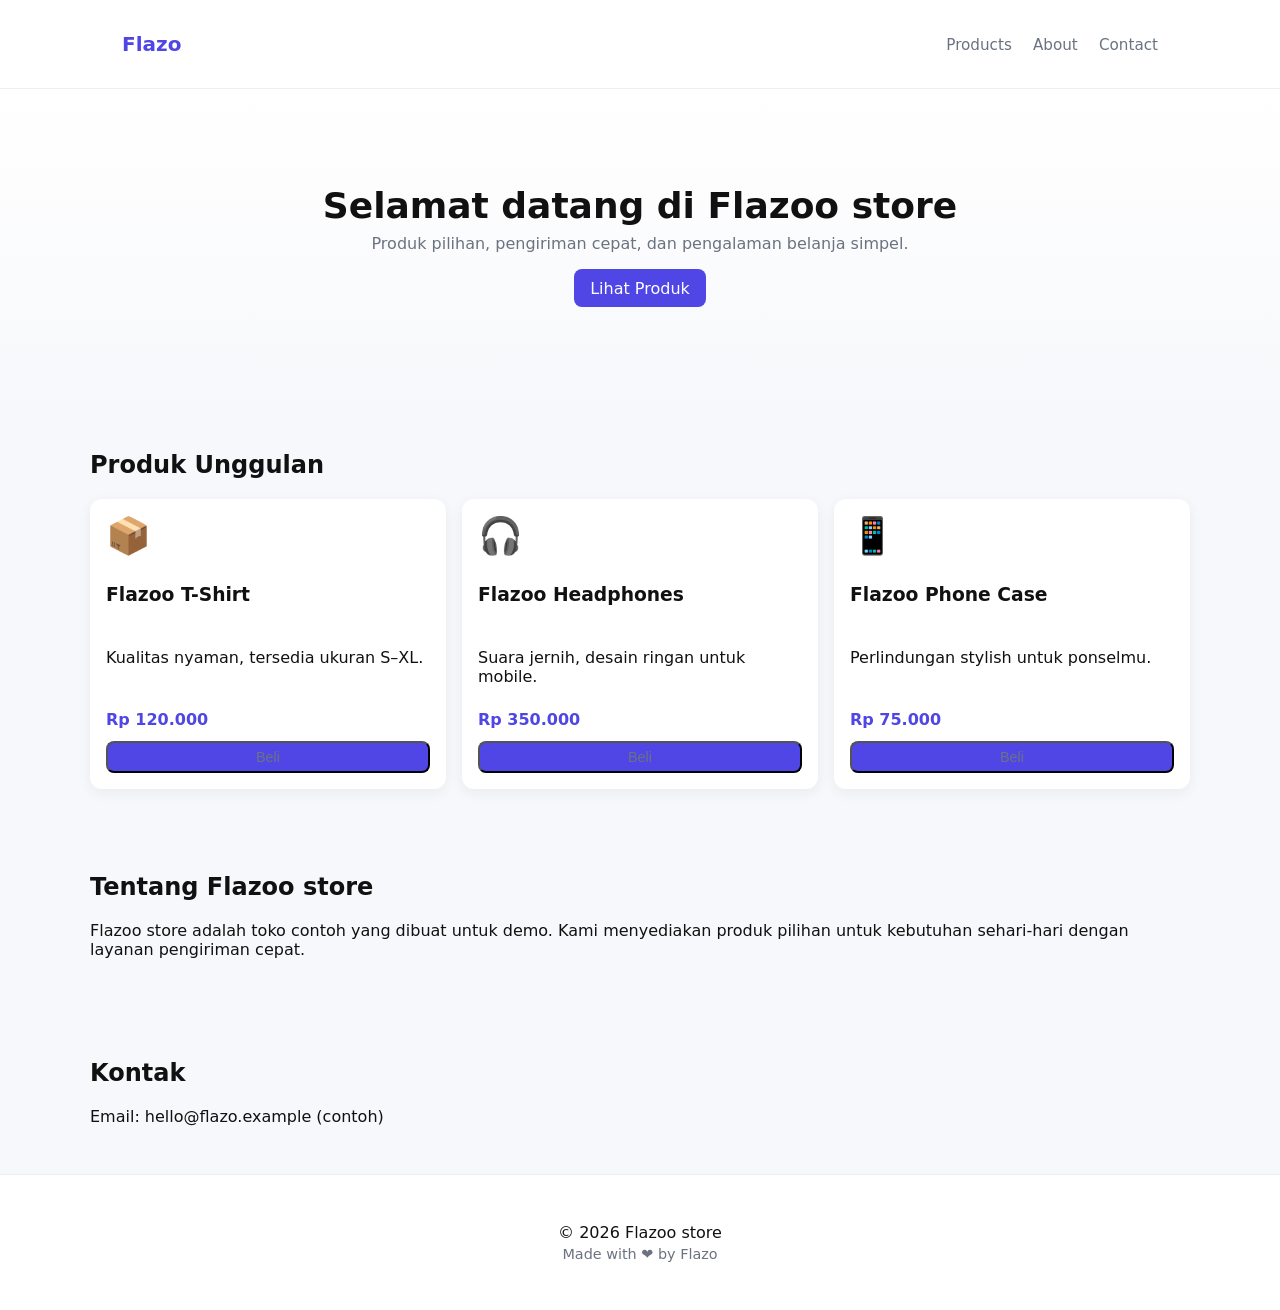
<file: index.html>
<!doctype html>
<html lang="id">
<head>
  <meta charset="utf-8" />
  <meta name="viewport" content="width=device-width,initial-scale=1" />
  <title>Flazo</title>
  <meta name="description" content="Flazoo store — Toko online sederhana contoh" />
  <meta property="og:title" content="Flazo — Flazoo store" />
  <meta property="og:description" content="Kunjungi Flazoo store — toko contoh" />
  <link rel="icon" href="/favicon.ico" />
  <link rel="stylesheet" href="styles.css" />
</head>
<body>
  <header class="site-header">
    <div class="container header-inner">
      <a class="brand" href="/">Flazo</a>
      <nav class="nav">
        <a href="#products">Products</a>
        <a href="#about">About</a>
        <a href="#contact">Contact</a>
      </nav>
    </div>
  </header>

  <main>
    <section class="hero">
      <div class="container">
        <h1>Selamat datang di Flazoo store</h1>
        <p>Produk pilihan, pengiriman cepat, dan pengalaman belanja simpel.</p>
        <p>
          <a class="btn" href="#products">Lihat Produk</a>
        </p>
      </div>
    </section>

    <section id="products" class="container products">
      <h2>Produk Unggulan</h2>
      <div class="grid">
        <article class="card">
          <div class="card-media">📦</div>
          <h3>Flazoo T-Shirt</h3>
          <p>Kualitas nyaman, tersedia ukuran S–XL.</p>
          <div class="price">Rp 120.000</div>
          <button class="btn small">Beli</button>
        </article>

        <article class="card">
          <div class="card-media">🎧</div>
          <h3>Flazoo Headphones</h3>
          <p>Suara jernih, desain ringan untuk mobile.</p>
          <div class="price">Rp 350.000</div>
          <button class="btn small">Beli</button>
        </article>

        <article class="card">
          <div class="card-media">📱</div>
          <h3>Flazoo Phone Case</h3>
          <p>Perlindungan stylish untuk ponselmu.</p>
          <div class="price">Rp 75.000</div>
          <button class="btn small">Beli</button>
        </article>
      </div>
    </section>

    <section id="about" class="container about">
      <h2>Tentang Flazoo store</h2>
      <p>Flazoo store adalah toko contoh yang dibuat untuk demo. Kami menyediakan produk pilihan untuk kebutuhan sehari-hari dengan layanan pengiriman cepat.</p>
    </section>

    <section id="contact" class="container contact">
      <h2>Kontak</h2>
      <p>Email: hello@flazo.example (contoh)</p>
    </section>
  </main>

  <footer class="site-footer">
    <div class="container">
      <div>© <span id="year"></span> Flazoo store</div>
      <div class="small">Made with ❤️ by Flazo</div>
    </div>
  </footer>

  <script>
    document.getElementById('year').textContent = new Date().getFullYear();
  </script>
</body>
</html>
</file>
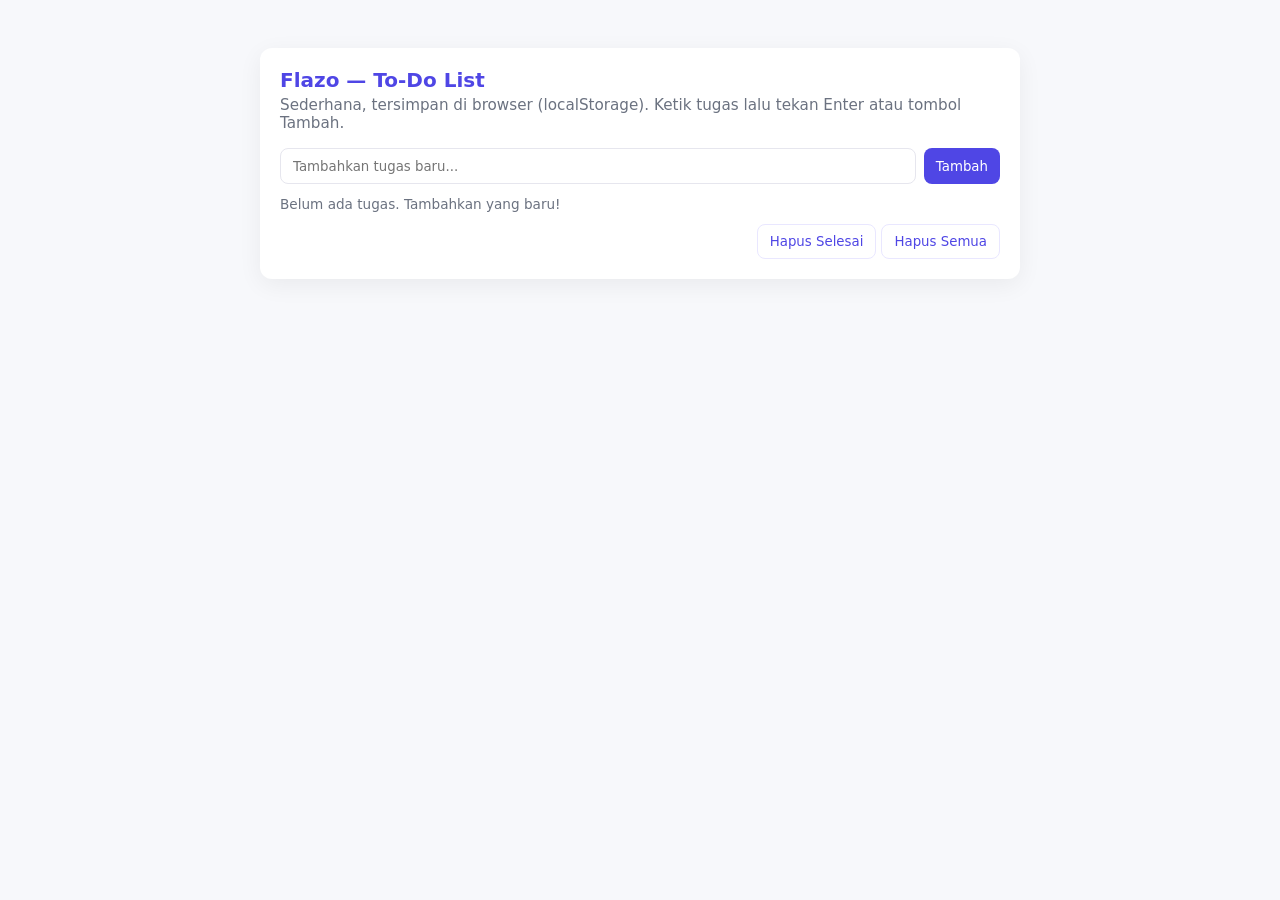
<file: todo.html>
<!doctype html>
<html lang="id">
<head>
  <meta charset="utf-8" />
  <meta name="viewport" content="width=device-width,initial-scale=1" />
  <title>Flazo — To‑Do List</title>
  <meta name="description" content="To-do list sederhana dengan localStorage — Flazoo store" />
  <style>
    :root{--bg:#f7f8fb;--card:#fff;--accent:#4f46e5;--muted:#6b7280}
    *{box-sizing:border-box;font-family:Inter,system-ui,-apple-system,"Segoe UI",Roboto,Arial}
    body{margin:0;background:var(--bg);color:#111;display:flex;align-items:flex-start;justify-content:center;padding:3rem}
    .wrap{width:100%;max-width:760px}
    .card{background:var(--card);padding:1.25rem;border-radius:12px;box-shadow:0 6px 24px rgba(2,6,23,0.06)}
    h1{margin:0 0 0.25rem;font-size:1.25rem;color:var(--accent)}
    p.lead{margin:0 0 1rem;color:var(--muted);font-size:0.95rem}
    .input-row{display:flex;gap:0.5rem;margin-bottom:0.75rem}
    input[type=text]{flex:1;padding:0.6rem 0.75rem;border-radius:8px;border:1px solid #e6e6ee}
    button{background:var(--accent);color:#fff;border:none;padding:0.55rem 0.75rem;border-radius:8px;cursor:pointer}
    .btn-ghost{background:transparent;color:var(--accent);border:1px solid #e9e7ff}
    ul.todo{list-style:none;padding:0;margin:0}
    li.item{display:flex;align-items:center;gap:0.75rem;padding:0.6rem;border-radius:8px;border:1px solid transparent}
    li.item + li.item{margin-top:0.5rem}
    li.item.done{opacity:0.7;text-decoration:line-through;background:#fbfbfe}
    .item .title{flex:1}
    .actions{display:flex;gap:0.5rem}
    .small{font-size:0.85rem;color:var(--muted)}
    .footer-row{display:flex;justify-content:space-between;align-items:center;margin-top:0.75rem}
    @media(max-width:520px){body{padding:1.25rem}.wrap{width:100%}}
  </style>
</head>
<body>
  <div class="wrap">
    <div class="card">
      <h1>Flazo — To‑Do List</h1>
      <p class="lead">Sederhana, tersimpan di browser (localStorage). Ketik tugas lalu tekan Enter atau tombol Tambah.</p>

      <div class="input-row">
        <input id="taskInput" type="text" placeholder="Tambahkan tugas baru..." aria-label="Tambahkan tugas" />
        <button id="addBtn">Tambah</button>
      </div>

      <ul id="todoList" class="todo" aria-live="polite"></ul>

      <div class="footer-row">
        <div class="small" id="count"></div>
        <div>
          <button id="clearCompleted" class="btn-ghost">Hapus Selesai</button>
          <button id="clearAll" class="btn-ghost">Hapus Semua</button>
        </div>
      </div>
    </div>
  </div>

  <script>
    (function(){
      const KEY = 'flazo_todos_v1';
      const input = document.getElementById('taskInput');
      const addBtn = document.getElementById('addBtn');
      const listEl = document.getElementById('todoList');
      const clearCompletedBtn = document.getElementById('clearCompleted');
      const clearAllBtn = document.getElementById('clearAll');
      const countEl = document.getElementById('count');

      let todos = load();
      render();

      addBtn.addEventListener('click', ()=>{ addTaskFromInput(); });
      input.addEventListener('keydown', (e)=>{ if(e.key === 'Enter') addTaskFromInput(); });
      clearCompletedBtn.addEventListener('click', clearCompleted);
      clearAllBtn.addEventListener('click', ()=>{ if(confirm('Hapus semua tugas?')){ todos=[]; save(); render(); } });

      function uid(){ return Date.now().toString(36) + Math.random().toString(36).slice(2,8); }

      function load(){
        try{
          const raw = localStorage.getItem(KEY);
          return raw ? JSON.parse(raw) : [];
        }catch(e){ console.warn('Gagal membaca localStorage', e); return []; }
      }

      function save(){
        localStorage.setItem(KEY, JSON.stringify(todos));
      }

      function addTaskFromInput(){
        const v = input.value.trim();
        if(!v) return; 
        todos.unshift({ id: uid(), title: v, done: false });
        input.value = ''; save(); render();
      }

      function render(){
        listEl.innerHTML = '';
        if(todos.length === 0){
          listEl.innerHTML = '<li class="small">Belum ada tugas. Tambahkan yang baru!</li>';
          countEl.textContent = '';
          return;
        }
        todos.forEach(task => {
          const li = document.createElement('li');
          li.className = 'item' + (task.done ? ' done' : '');

          const check = document.createElement('input');
          check.type = 'checkbox';
          check.checked = !!task.done;
          check.addEventListener('change', ()=>{ toggleDone(task.id); });

          const title = document.createElement('div');
          title.className = 'title';
          title.textContent = task.title;
          title.tabIndex = 0;
          title.addEventListener('dblclick', ()=>{ editTask(task.id); });

          const actions = document.createElement('div');
          actions.className = 'actions';

          const editBtn = document.createElement('button');
          editBtn.textContent = 'Edit';
          editBtn.className = 'btn-ghost';
          editBtn.addEventListener('click', ()=> editTask(task.id));

          const delBtn = document.createElement('button');
          delBtn.textContent = 'Hapus';
          delBtn.className = 'btn-ghost';
          delBtn.addEventListener('click', ()=>{ if(confirm('Hapus tugas ini?')) deleteTask(task.id); });

          actions.appendChild(editBtn);
          actions.appendChild(delBtn);

          li.appendChild(check);
          li.appendChild(title);
          li.appendChild(actions);

          listEl.appendChild(li);
        });

        const total = todos.length;
        const remaining = todos.filter(t=>!t.done).length;
        countEl.textContent = `${remaining} dari ${total} tugas belum selesai`;
      }

      function toggleDone(id){
        const t = todos.find(x=>x.id===id); if(!t) return; t.done = !t.done; save(); render();
      }

      function editTask(id){
        const t = todos.find(x=>x.id===id); if(!t) return;
        const val = prompt('Edit tugas:', t.title);
        if(val === null) return; // cancel
        const nv = String(val).trim();
        if(nv === ''){ if(confirm('Teks kosong. Hapus tugas?')) deleteTask(id); return; }
        t.title = nv; save(); render();
      }

      function deleteTask(id){ todos = todos.filter(x=>x.id!==id); save(); render(); }

      function clearCompleted(){
        if(!confirm('Hapus semua tugas yang sudah selesai?')) return;
        todos = todos.filter(x=>!x.done); save(); render();
      }

      // expose to console for debugging
      window._flazo_todos = {get: ()=>todos, save, load};

    })();
  </script>
</body>
</html>
</file>
<file: styles.css>
:root{
  --bg:#f7f8fb;
  --card:#ffffff;
  --accent:#4f46e5;
  --muted:#6b7280;
  --container:1100px;
  font-family: Inter, system-ui, -apple-system, "Segoe UI", Roboto, "Helvetica Neue", Arial;
}

*{box-sizing:border-box}
body{margin:0;background:var(--bg);color:#111}
.container{max-width:var(--container);margin:0 auto;padding:2rem}
.header-inner{display:flex;justify-content:space-between;align-items:center}
.site-header{background:#fff;border-bottom:1px solid #eee;position:sticky;top:0;z-index:20}
.brand{font-weight:700;color:var(--accent);text-decoration:none;font-size:1.25rem}
.nav a{margin-left:1rem;color:var(--muted);text-decoration:none;font-size:0.95rem}

.hero{padding:4rem 0;text-align:center;background:linear-gradient(180deg, #fff, var(--bg))}
.hero h1{font-size:2.25rem;margin:0 0 0.5rem}
.hero p{color:var(--muted);margin:0 0 1rem}
.btn{display:inline-block;background:var(--accent);color:#fff;padding:0.6rem 1rem;border-radius:8px;text-decoration:none}
.btn.small{padding:0.4rem 0.7rem;font-size:0.9rem}

.products{padding:2rem 0}
.products h2{margin-top:0}
.grid{display:grid;grid-template-columns:repeat(auto-fit,minmax(220px,1fr));gap:1rem}
.card{background:var(--card);padding:1rem;border-radius:12px;box-shadow:0 4px 14px rgba(31,41,55,0.06);display:flex;flex-direction:column;gap:0.5rem}
.card-media{font-size:2.25rem}
.price{font-weight:700;color:var(--accent);margin-top:auto}
.about, .contact{padding:2rem 0}

.site-footer{padding:1rem 0;background:#fff;border-top:1px solid #eee;text-align:center}
.small{color:var(--muted);font-size:0.9rem;margin-top:0.25rem}
</file>
